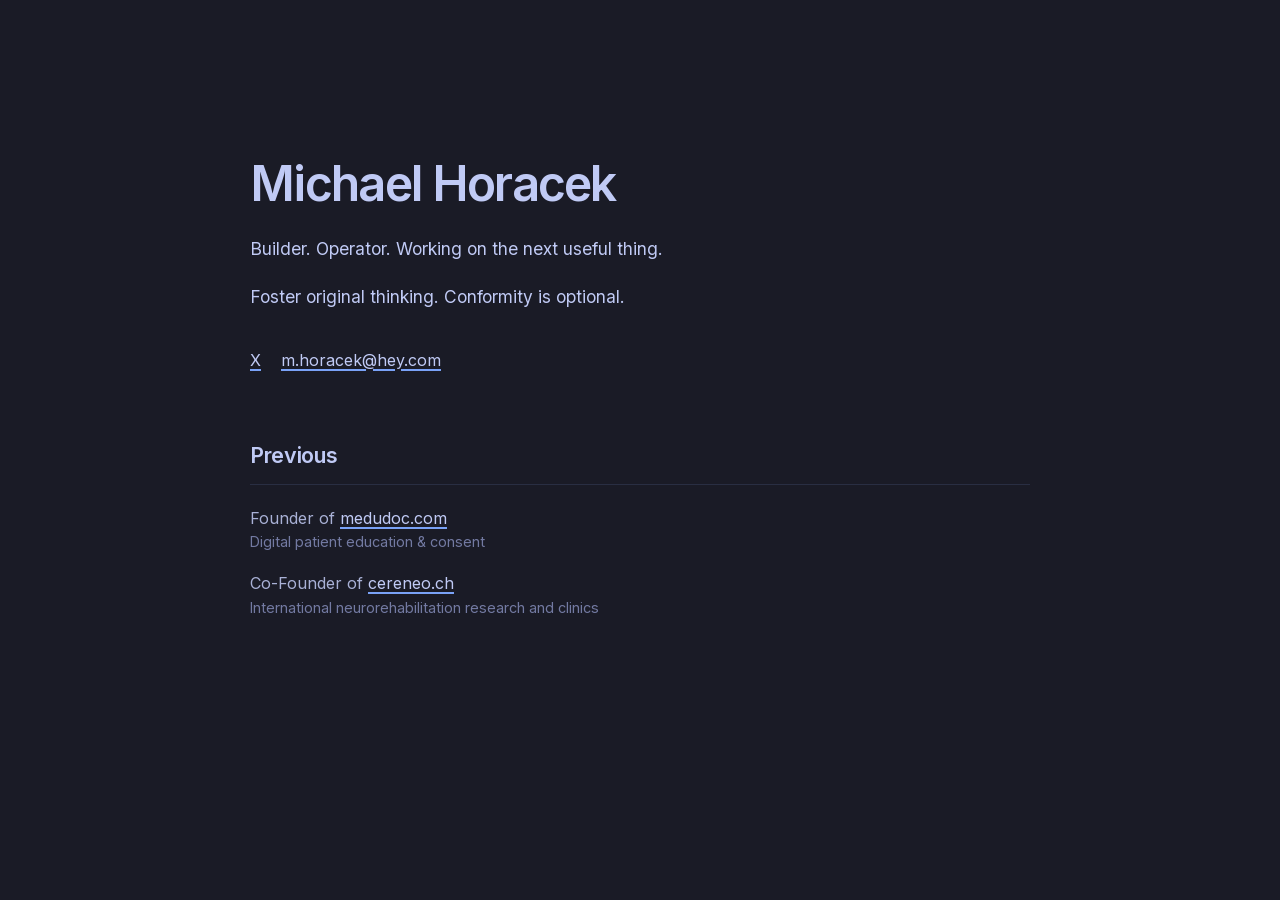
<file: index.html>
<!doctype html>
<html lang="en">
  <head>
    <meta charset="utf-8">
    <meta name="viewport" content="width=device-width, initial-scale=1">
    <title>Michael Horacek</title>
    <meta name="description" content="Michael Horacek, builder and operator. Founder of medudoc.com, co-founder of cereneo.ch.">
    <link rel="canonical" href="https://michh.org/">
    <link rel="icon" href="/favicon.svg" type="image/svg+xml">
    <link rel="icon" href="/favicon.ico" sizes="32x32">
    <link rel="apple-touch-icon" href="/apple-touch-icon.png">
    <meta name="theme-color" content="#1a1b26">
    <meta property="og:type" content="website">
    <meta property="og:url" content="https://michh.org/">
    <meta property="og:title" content="Michael Horacek">
    <meta property="og:description" content="Michael Horacek, builder and operator. Founder of medudoc.com, co-founder of cereneo.ch.">
    <meta property="og:image" content="https://michh.org/og.png">
    <meta property="og:image:width" content="1200">
    <meta property="og:image:height" content="630">
    <meta name="twitter:card" content="summary_large_image">
    <meta name="twitter:site" content="@elysianfields">
    <link rel="preload" href="/fonts/inter-latin.woff2" as="font" type="font/woff2" crossorigin>
    <style>
      @font-face {
        font-family: Inter;
        src: url(/fonts/inter-latin.woff2) format("woff2");
        font-weight: 400 600;
        font-style: normal;
        font-display: swap;
      }
      :root {
        --fg: #c0caf5;
        --text: #a9b1d6;
        --bg: #1a1b26;
        --accent: #9ece6a;
        --link: #7aa2f7;
        --rule: #292e42;
        --muted: #737aa2;
        color-scheme: dark;
      }
      * { box-sizing: border-box; }
      html, body {
        margin: 0;
        background: var(--bg);
        color: var(--fg);
        font-family: Inter, -apple-system, BlinkMacSystemFont, "Segoe UI", system-ui, sans-serif;
        font-size: 16px;
        line-height: 1.65;
        -webkit-font-smoothing: antialiased;
      }
      main { padding: 160px 32px 140px; }
      .content { max-width: 780px; margin: 0 auto; }
      @media (max-width: 640px) {
        main { padding: 96px 22px; }
      }
      h1 {
        font-size: 3rem;
        letter-spacing: -0.035em;
        line-height: 1.02;
        font-weight: 600;
        margin: 0 0 0.55em;
      }
      h2 {
        font-size: 1.35rem;
        font-weight: 600;
        letter-spacing: -0.015em;
        margin: 3em 0 0.9em;
        padding-bottom: 0.5em;
        border-bottom: 1px solid var(--rule);
      }
      p {
        margin: 0 0 1.1em;
        color: var(--text);
        max-width: 65ch;
      }
      .intro p {
        font-size: 1.08rem;
        color: var(--fg);
      }
      a {
        color: var(--fg);
        text-decoration: underline;
        text-decoration-color: var(--link);
        text-decoration-thickness: 1.5px;
        text-underline-offset: 3px;
      }
      a:hover { color: var(--accent); }
      .links ul {
        display: flex;
        flex-wrap: wrap;
        gap: 0.9rem 1.25rem;
        margin: 2.2em 0 0;
        padding: 0;
        list-style: none;
      }
      .desc { display: block; color: var(--muted); font-size: 0.9em; line-height: 1.5; }
    </style>
  </head>
  <body>
    <main>
      <div class="content">
        <h1>Michael Horacek</h1>
        <div class="intro">
          <p>Builder. Operator. Working on the next useful thing.</p>
          <p>Foster original thinking. Conformity is optional.</p>
        </div>
        <nav class="links" aria-label="Contact">
          <ul>
            <li><a href="https://x.com/elysianfields" rel="me">X</a></li>
            <li><a id="email" data-u="kecaroh.m" data-d="moc.yeh">m.horacek [at] hey [dot] com</a></li>
          </ul>
        </nav>

        <h2>Previous</h2>
        <p>Founder of <a href="https://medudoc.com/en/">medudoc.com</a><span class="desc">Digital patient education &amp; consent</span></p>
        <p>Co-Founder of <a href="https://cereneo.ch/en/">cereneo.ch</a><span class="desc">International neurorehabilitation research and clinics</span></p>
      </div>
    </main>
    <script>
      (function () {
        var el = document.getElementById("email");
        var r = function (s) { return s.split("").reverse().join(""); };
        var addr = r(el.dataset.u) + "\u0040" + r(el.dataset.d);
        el.href = "mai" + "lto:" + addr;
        el.textContent = addr;
      })();
    </script>
  </body>
</html>
</file>
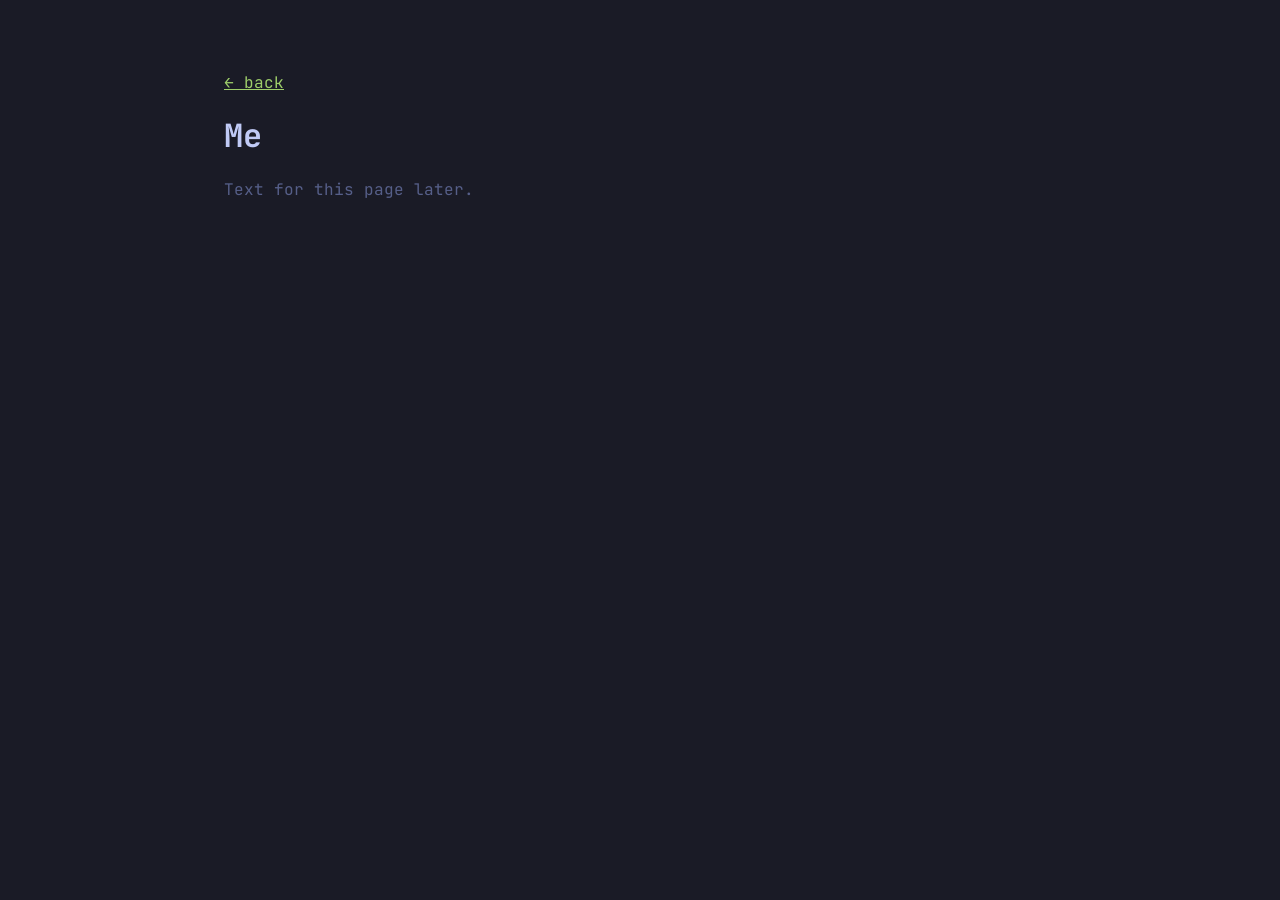
<file: me.html>
<!doctype html>
<html lang="en">
  <head>
    <meta charset="utf-8">
    <meta name="viewport" content="width=device-width, initial-scale=1">
    <title>Me — michh.org</title>
    <link href="https://fonts.googleapis.com/css2?family=JetBrains+Mono:wght@400;600&display=swap" rel="stylesheet">
    <style>
      html, body { margin: 0; background: #1a1b26; color: #c0caf5; font-family: "JetBrains Mono", monospace; }
      main { max-width: 52rem; margin: 0 auto; padding: 3.5rem 1.5rem; }
      a { color: #9ece6a; }
      p { color: #565f89; max-width: 40rem; }
    </style>
  </head>
  <body>
    <main>
      <p><a href="index.html">← back</a></p>
      <h1>Me</h1>
      <p>Text for this page later.</p>
    </main>
  </body>
</html>
</file>
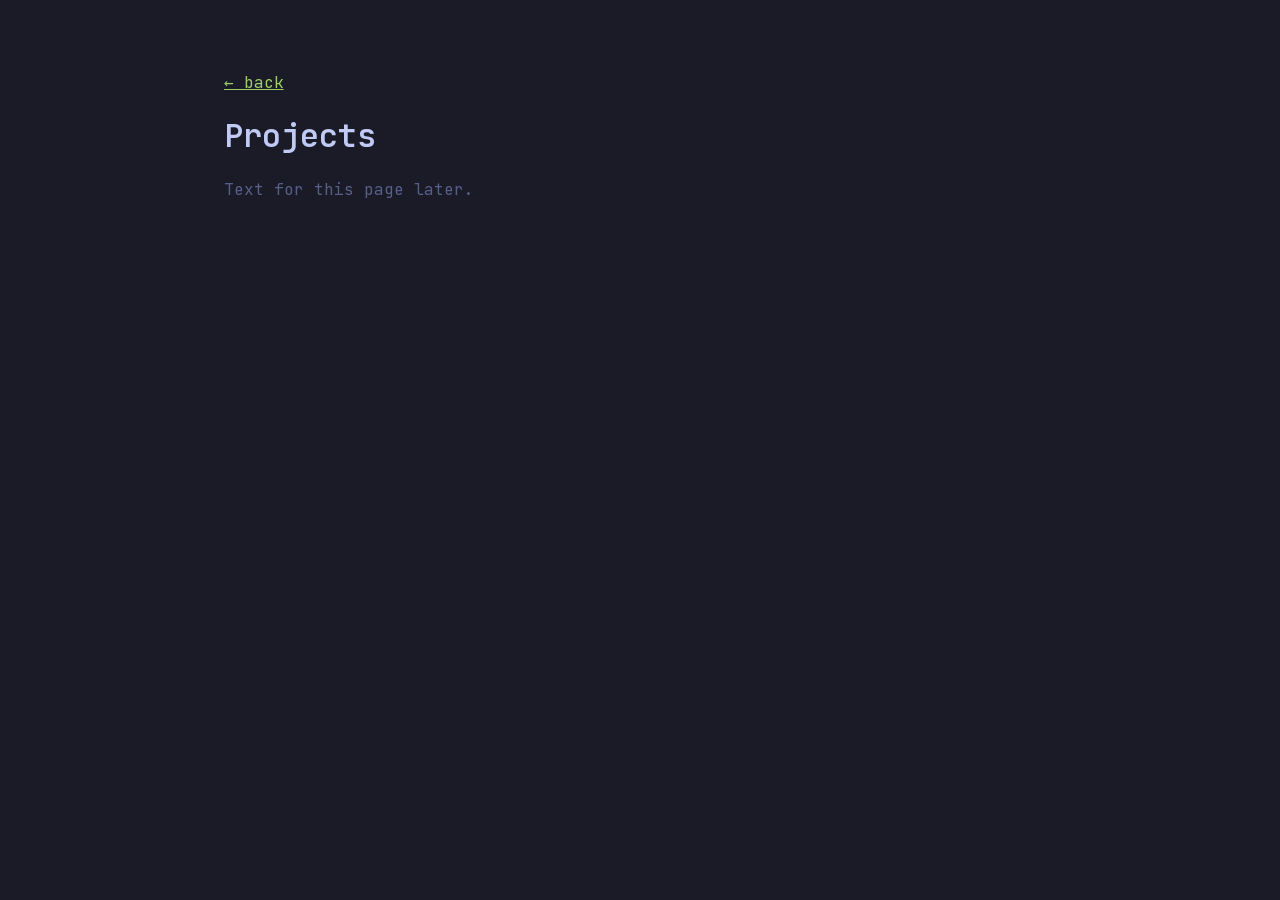
<file: projects.html>
<!doctype html>
<html lang="en">
  <head>
    <meta charset="utf-8">
    <meta name="viewport" content="width=device-width, initial-scale=1">
    <title>Projects — michh.org</title>
    <link rel="icon" href="/favicon.svg" type="image/svg+xml">
    <link rel="icon" href="/favicon.ico" sizes="32x32">
    <link rel="apple-touch-icon" href="/apple-touch-icon.png">
    <meta name="robots" content="noindex">
    <style>
      @font-face { font-family: "JetBrains Mono"; src: url(/fonts/jetbrains-mono-latin.woff2) format("woff2"); font-weight: 400 600; font-display: swap; }
      html, body { margin: 0; background: #1a1b26; color: #c0caf5; font-family: "JetBrains Mono", monospace; }
      main { max-width: 52rem; margin: 0 auto; padding: 3.5rem 1.5rem; }
      a { color: #9ece6a; }
      p { color: #565f89; max-width: 40rem; }
    </style>
  </head>
  <body>
    <main>
      <p><a href="index.html">← back</a></p>
      <h1>Projects</h1>
      <p>Text for this page later.</p>
    </main>
  </body>
</html>
</file>
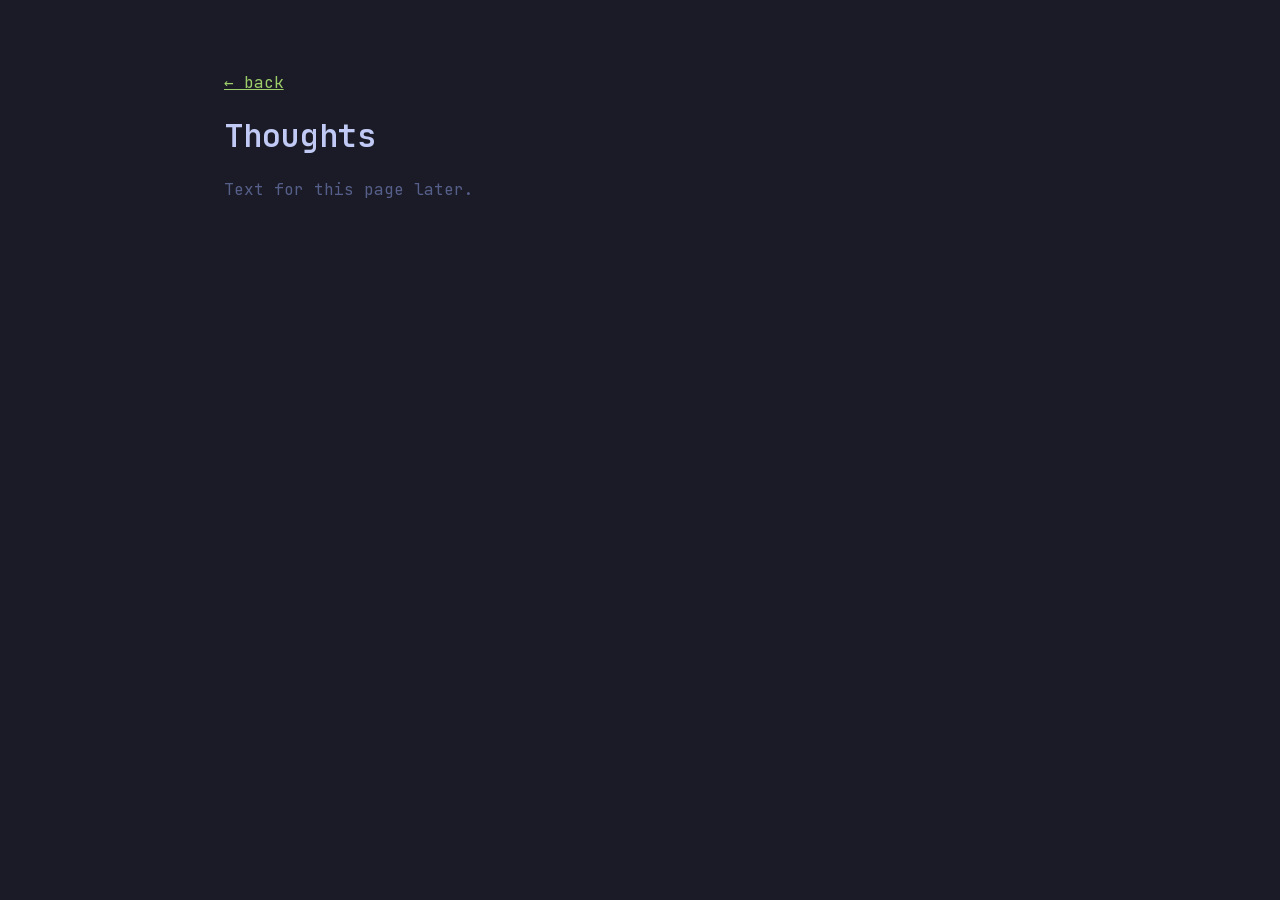
<file: thoughts.html>
<!doctype html>
<html lang="en">
  <head>
    <meta charset="utf-8">
    <meta name="viewport" content="width=device-width, initial-scale=1">
    <title>Thoughts — michh.org</title>
    <link rel="icon" href="/favicon.svg" type="image/svg+xml">
    <link rel="icon" href="/favicon.ico" sizes="32x32">
    <link rel="apple-touch-icon" href="/apple-touch-icon.png">
    <meta name="robots" content="noindex">
    <style>
      @font-face { font-family: "JetBrains Mono"; src: url(/fonts/jetbrains-mono-latin.woff2) format("woff2"); font-weight: 400 600; font-display: swap; }
      html, body { margin: 0; background: #1a1b26; color: #c0caf5; font-family: "JetBrains Mono", monospace; }
      main { max-width: 52rem; margin: 0 auto; padding: 3.5rem 1.5rem; }
      a { color: #9ece6a; }
      p { color: #565f89; max-width: 40rem; }
    </style>
  </head>
  <body>
    <main>
      <p><a href="index.html">← back</a></p>
      <h1>Thoughts</h1>
      <p>Text for this page later.</p>
    </main>
  </body>
</html>
</file>
